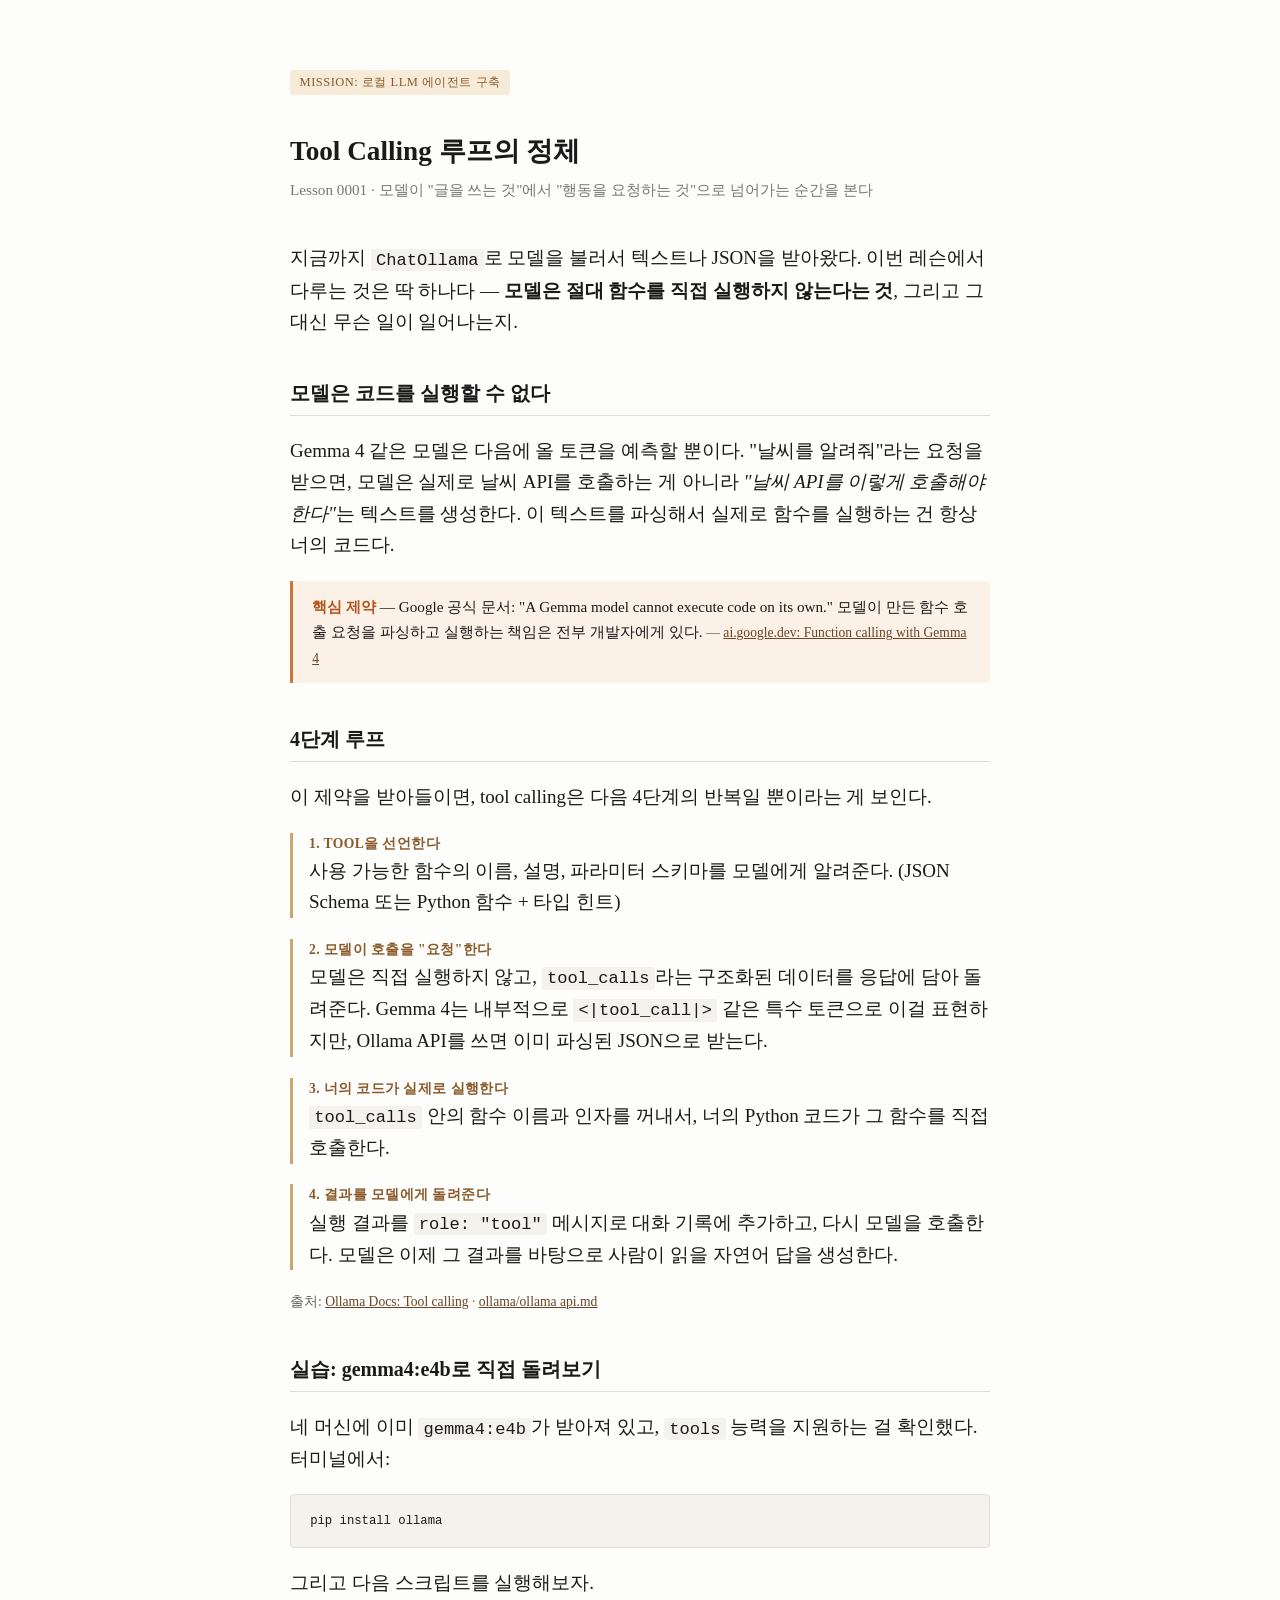
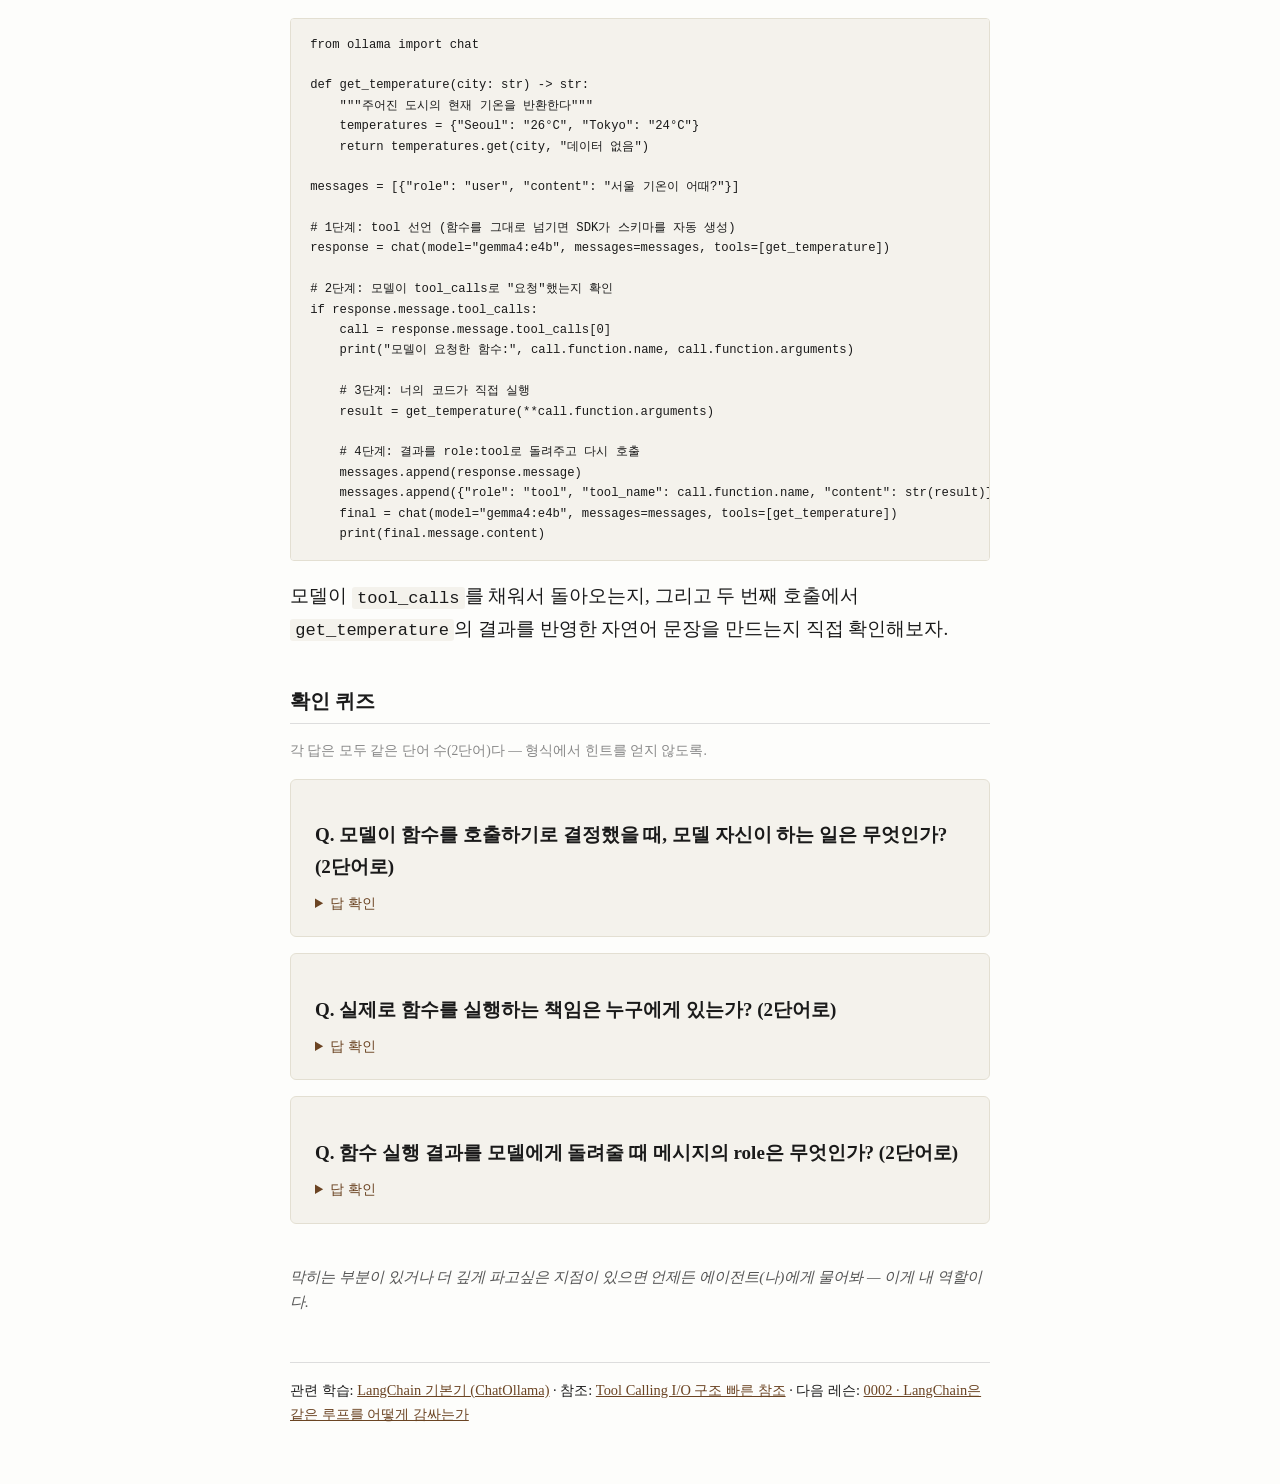
<file: lessons/0001-tool-calling-loop.html>
<!DOCTYPE html>
<html lang="ko">
<head>
<meta charset="UTF-8">
<title>0001 · Tool Calling 루프의 정체</title>
<style>
  body {
    max-width: 700px;
    margin: 4rem auto;
    padding: 0 1.5rem;
    font-family: "Iowan Old Style", "Palatino Linotype", Palatino, Georgia, serif;
    font-size: 19px;
    line-height: 1.65;
    color: #1a1a1a;
    background: #fdfdfb;
  }
  h1 { font-size: 1.7rem; margin-bottom: 0.2rem; }
  h2 { font-size: 1.25rem; margin-top: 2.5rem; border-bottom: 1px solid #ddd; padding-bottom: 0.3rem; }
  .subtitle { color: #777; font-size: 0.95rem; margin-top: 0; margin-bottom: 2.5rem; }
  .mission-tag {
    display: inline-block;
    font-size: 0.78rem;
    letter-spacing: 0.04em;
    text-transform: uppercase;
    color: #8a5a2b;
    background: #f6ead8;
    padding: 0.15rem 0.6rem;
    border-radius: 3px;
    margin-bottom: 1rem;
  }
  pre {
    background: #f4f2ec;
    border: 1px solid #e3dfd2;
    border-radius: 4px;
    padding: 1rem 1.2rem;
    overflow-x: auto;
    font-family: "SF Mono", Menlo, Consolas, monospace;
    font-size: 0.85rem;
    line-height: 1.5;
  }
  code { font-family: "SF Mono", Menlo, Consolas, monospace; font-size: 0.9em; background: #f4f2ec; padding: 0.1em 0.3em; border-radius: 3px;}
  pre code { background: none; padding: 0; }
  .step {
    border-left: 3px solid #c9a86a;
    padding-left: 1rem;
    margin: 1.3rem 0;
  }
  .step-label { font-weight: bold; color: #8a5a2b; font-size: 0.85rem; text-transform: uppercase; letter-spacing: 0.03em; }
  .citation { font-size: 0.85rem; color: #666; }
  .citation a { color: #6b4423; }
  .quiz-box {
    background: #f4f2ec;
    border: 1px solid #e3dfd2;
    border-radius: 6px;
    padding: 1.3rem 1.5rem;
    margin: 1rem 0;
  }
  .quiz-q { font-weight: bold; margin-bottom: 0.6rem; }
  .quiz-q::before { content: "Q. "; }
  details summary { cursor: pointer; color: #6b4423; font-size: 0.9rem; margin-top: 0.5rem;}
  details[open] summary { margin-bottom: 0.5rem; }
  .answer-box { background: #fff; border: 1px solid #ddd; padding: 0.8rem 1rem; border-radius: 4px; }
  .caveat {
    background: #fbf1e6;
    border-left: 3px solid #c9783a;
    padding: 0.8rem 1.2rem;
    margin: 1.3rem 0;
    font-size: 0.95rem;
  }
  .caveat strong { color: #b3551f; }
  .nav { margin-top: 3rem; padding-top: 1rem; border-top: 1px solid #ddd; font-size: 0.9rem; }
  .nav a { color: #6b4423; }
  .ask {
    margin-top: 2.5rem;
    font-size: 0.95rem;
    color: #555;
    font-style: italic;
  }
</style>
</head>
<body>

<span class="mission-tag">Mission: 로컬 LLM 에이전트 구축</span>
<h1>Tool Calling 루프의 정체</h1>
<p class="subtitle">Lesson 0001 · 모델이 "글을 쓰는 것"에서 "행동을 요청하는 것"으로 넘어가는 순간을 본다</p>

<p>
지금까지 <code>ChatOllama</code>로 모델을 불러서 텍스트나 JSON을 받아왔다. 이번 레슨에서 다루는 것은 딱 하나다 —
<strong>모델은 절대 함수를 직접 실행하지 않는다는 것</strong>, 그리고 그 대신 무슨 일이 일어나는지.
</p>

<h2>모델은 코드를 실행할 수 없다</h2>
<p>
Gemma 4 같은 모델은 다음에 올 토큰을 예측할 뿐이다. "날씨를 알려줘"라는 요청을 받으면, 모델은 실제로 날씨 API를 호출하는 게 아니라
<em>"날씨 API를 이렇게 호출해야 한다"</em>는 텍스트를 생성한다. 이 텍스트를 파싱해서 실제로 함수를 실행하는 건 항상 너의 코드다.
</p>
<div class="caveat">
<strong>핵심 제약</strong> — Google 공식 문서: "A Gemma model cannot execute code on its own." 모델이 만든 함수 호출 요청을 파싱하고 실행하는 책임은 전부 개발자에게 있다.
<span class="citation">— <a href="https://ai.google.dev/gemma/docs/capabilities/text/function-calling-gemma4" target="_blank">ai.google.dev: Function calling with Gemma 4</a></span>
</div>

<h2>4단계 루프</h2>
<p>이 제약을 받아들이면, tool calling은 다음 4단계의 반복일 뿐이라는 게 보인다.</p>

<div class="step">
  <div class="step-label">1. Tool을 선언한다</div>
  사용 가능한 함수의 이름, 설명, 파라미터 스키마를 모델에게 알려준다. (JSON Schema 또는 Python 함수 + 타입 힌트)
</div>
<div class="step">
  <div class="step-label">2. 모델이 호출을 "요청"한다</div>
  모델은 직접 실행하지 않고, <code>tool_calls</code>라는 구조화된 데이터를 응답에 담아 돌려준다. Gemma 4는 내부적으로
  <code>&lt;|tool_call|&gt;</code> 같은 특수 토큰으로 이걸 표현하지만, Ollama API를 쓰면 이미 파싱된 JSON으로 받는다.
</div>
<div class="step">
  <div class="step-label">3. 너의 코드가 실제로 실행한다</div>
  <code>tool_calls</code> 안의 함수 이름과 인자를 꺼내서, 너의 Python 코드가 그 함수를 직접 호출한다.
</div>
<div class="step">
  <div class="step-label">4. 결과를 모델에게 돌려준다</div>
  실행 결과를 <code>role: "tool"</code> 메시지로 대화 기록에 추가하고, 다시 모델을 호출한다. 모델은 이제 그 결과를 바탕으로
  사람이 읽을 자연어 답을 생성한다.
</div>

<p class="citation">
출처: <a href="https://docs.ollama.com/capabilities/tool-calling" target="_blank">Ollama Docs: Tool calling</a> ·
<a href="https://github.com/ollama/ollama/blob/main/docs/api.md" target="_blank">ollama/ollama api.md</a>
</p>

<h2>실습: gemma4:e4b로 직접 돌려보기</h2>
<p>네 머신에 이미 <code>gemma4:e4b</code>가 받아져 있고, <code>tools</code> 능력을 지원하는 걸 확인했다. 터미널에서:</p>
<pre><code>pip install ollama</code></pre>
<p>그리고 다음 스크립트를 실행해보자.</p>
<pre><code>from ollama import chat

def get_temperature(city: str) -> str:
    """주어진 도시의 현재 기온을 반환한다"""
    temperatures = {"Seoul": "26°C", "Tokyo": "24°C"}
    return temperatures.get(city, "데이터 없음")

messages = [{"role": "user", "content": "서울 기온이 어때?"}]

# 1단계: tool 선언 (함수를 그대로 넘기면 SDK가 스키마를 자동 생성)
response = chat(model="gemma4:e4b", messages=messages, tools=[get_temperature])

# 2단계: 모델이 tool_calls로 "요청"했는지 확인
if response.message.tool_calls:
    call = response.message.tool_calls[0]
    print("모델이 요청한 함수:", call.function.name, call.function.arguments)

    # 3단계: 너의 코드가 직접 실행
    result = get_temperature(**call.function.arguments)

    # 4단계: 결과를 role:tool로 돌려주고 다시 호출
    messages.append(response.message)
    messages.append({"role": "tool", "tool_name": call.function.name, "content": str(result)})
    final = chat(model="gemma4:e4b", messages=messages, tools=[get_temperature])
    print(final.message.content)
</code></pre>
<p>
모델이 <code>tool_calls</code>를 채워서 돌아오는지, 그리고 두 번째 호출에서 <code>get_temperature</code>의 결과를 반영한 자연어 문장을 만드는지 직접 확인해보자.
</p>

<h2>확인 퀴즈</h2>
<p style="font-size:0.85rem; color:#888;">각 답은 모두 같은 단어 수(2단어)다 — 형식에서 힌트를 얻지 않도록.</p>

<div class="quiz-box">
  <p class="quiz-q">모델이 함수를 호출하기로 결정했을 때, 모델 자신이 하는 일은 무엇인가? (2단어로)</p>
  <details>
    <summary>답 확인</summary>
    <div class="answer-box">텍스트 생성</div>
  </details>
</div>

<div class="quiz-box">
  <p class="quiz-q">실제로 함수를 실행하는 책임은 누구에게 있는가? (2단어로)</p>
  <details>
    <summary>답 확인</summary>
    <div class="answer-box">개발자 코드</div>
  </details>
</div>

<div class="quiz-box">
  <p class="quiz-q">함수 실행 결과를 모델에게 돌려줄 때 메시지의 role은 무엇인가? (2단어로)</p>
  <details>
    <summary>답 확인</summary>
    <div class="answer-box">tool 역할</div>
  </details>
</div>

<p class="ask">막히는 부분이 있거나 더 깊게 파고싶은 지점이 있으면 언제든 에이전트(나)에게 물어봐 — 이게 내 역할이다.</p>

<div class="nav">
  관련 학습: <a href="../wiki/2026-06-17-langchain-basics.md">LangChain 기본기 (ChatOllama)</a> ·
  참조: <a href="../reference/tool-calling-io.html">Tool Calling I/O 구조 빠른 참조</a> ·
  다음 레슨: <a href="0002-langchain-bind-tools.html">0002 · LangChain은 같은 루프를 어떻게 감싸는가</a>
</div>

</body>
</html>
</file>
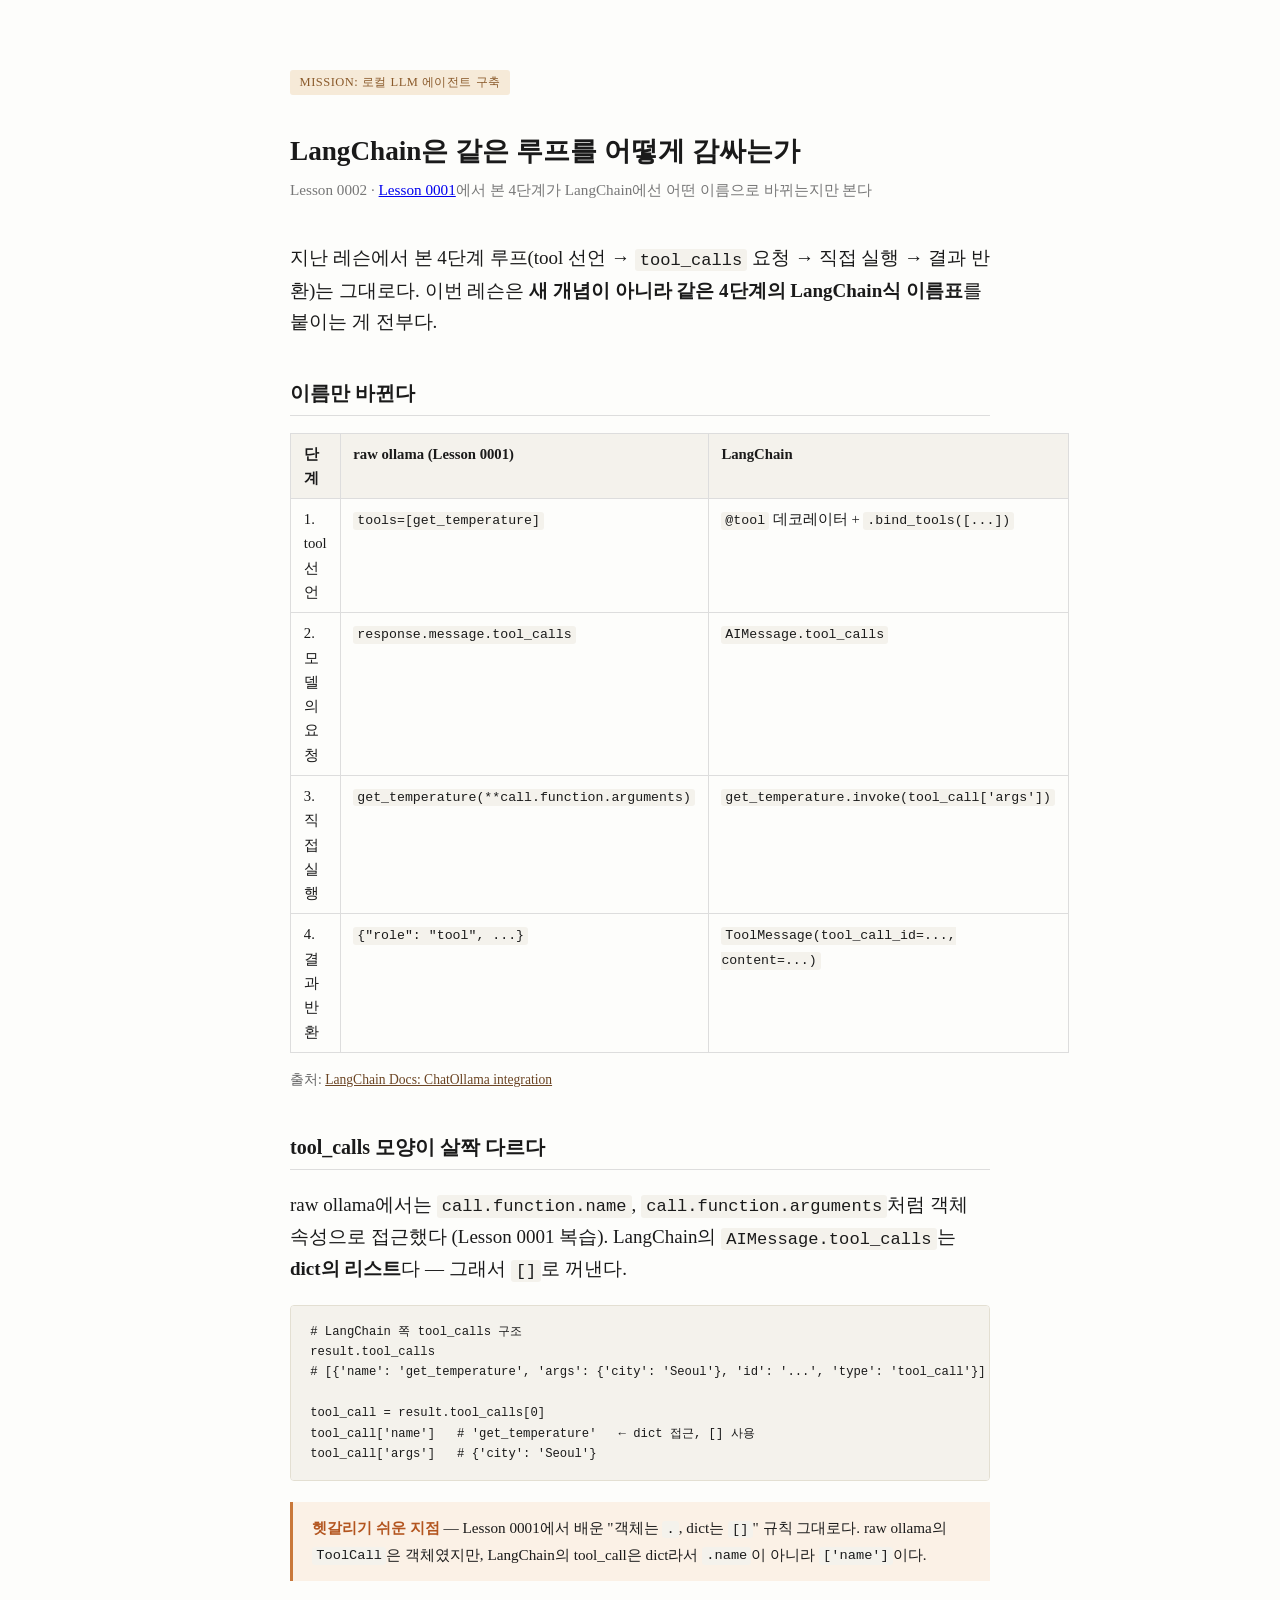
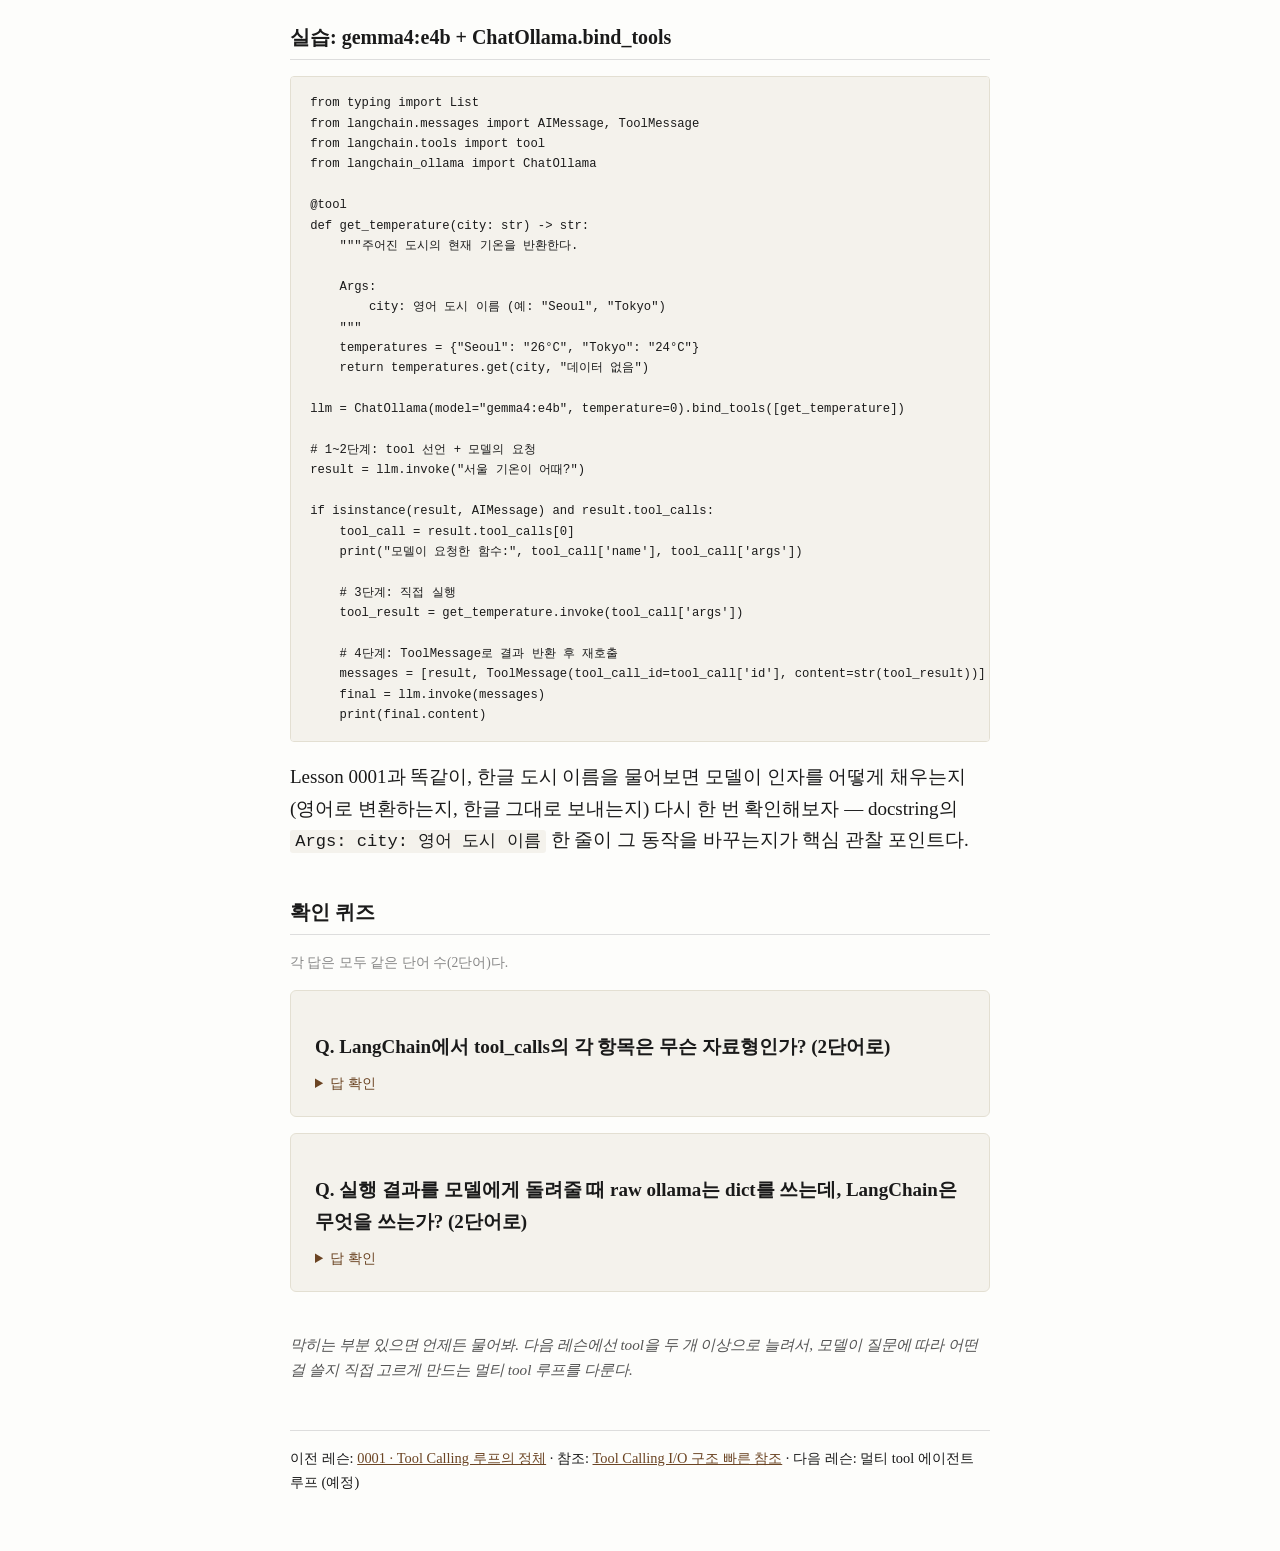
<file: lessons/0002-langchain-bind-tools.html>
<!DOCTYPE html>
<html lang="ko">
<head>
<meta charset="UTF-8">
<title>0002 · LangChain은 같은 루프를 어떻게 감싸는가</title>
<style>
  body {
    max-width: 700px;
    margin: 4rem auto;
    padding: 0 1.5rem;
    font-family: "Iowan Old Style", "Palatino Linotype", Palatino, Georgia, serif;
    font-size: 19px;
    line-height: 1.65;
    color: #1a1a1a;
    background: #fdfdfb;
  }
  h1 { font-size: 1.7rem; margin-bottom: 0.2rem; }
  h2 { font-size: 1.25rem; margin-top: 2.5rem; border-bottom: 1px solid #ddd; padding-bottom: 0.3rem; }
  .subtitle { color: #777; font-size: 0.95rem; margin-top: 0; margin-bottom: 2.5rem; }
  .mission-tag {
    display: inline-block;
    font-size: 0.78rem;
    letter-spacing: 0.04em;
    text-transform: uppercase;
    color: #8a5a2b;
    background: #f6ead8;
    padding: 0.15rem 0.6rem;
    border-radius: 3px;
    margin-bottom: 1rem;
  }
  pre {
    background: #f4f2ec;
    border: 1px solid #e3dfd2;
    border-radius: 4px;
    padding: 1rem 1.2rem;
    overflow-x: auto;
    font-family: "SF Mono", Menlo, Consolas, monospace;
    font-size: 0.85rem;
    line-height: 1.5;
  }
  code { font-family: "SF Mono", Menlo, Consolas, monospace; font-size: 0.9em; background: #f4f2ec; padding: 0.1em 0.3em; border-radius: 3px;}
  pre code { background: none; padding: 0; }
  .step {
    border-left: 3px solid #c9a86a;
    padding-left: 1rem;
    margin: 1.3rem 0;
  }
  .step-label { font-weight: bold; color: #8a5a2b; font-size: 0.85rem; text-transform: uppercase; letter-spacing: 0.03em; }
  .citation { font-size: 0.85rem; color: #666; }
  .citation a { color: #6b4423; }
  table { border-collapse: collapse; width: 100%; margin: 1rem 0; font-size: 0.92rem; }
  th, td { border: 1px solid #ddd; padding: 0.5rem 0.8rem; text-align: left; vertical-align: top; }
  th { background: #f4f2ec; }
  .quiz-box {
    background: #f4f2ec;
    border: 1px solid #e3dfd2;
    border-radius: 6px;
    padding: 1.3rem 1.5rem;
    margin: 1rem 0;
  }
  .quiz-q { font-weight: bold; margin-bottom: 0.6rem; }
  .quiz-q::before { content: "Q. "; }
  details summary { cursor: pointer; color: #6b4423; font-size: 0.9rem; margin-top: 0.5rem;}
  details[open] summary { margin-bottom: 0.5rem; }
  .answer-box { background: #fff; border: 1px solid #ddd; padding: 0.8rem 1rem; border-radius: 4px; }
  .caveat {
    background: #fbf1e6;
    border-left: 3px solid #c9783a;
    padding: 0.8rem 1.2rem;
    margin: 1.3rem 0;
    font-size: 0.95rem;
  }
  .caveat strong { color: #b3551f; }
  .nav { margin-top: 3rem; padding-top: 1rem; border-top: 1px solid #ddd; font-size: 0.9rem; }
  .nav a { color: #6b4423; }
  .ask {
    margin-top: 2.5rem;
    font-size: 0.95rem;
    color: #555;
    font-style: italic;
  }
</style>
</head>
<body>

<span class="mission-tag">Mission: 로컬 LLM 에이전트 구축</span>
<h1>LangChain은 같은 루프를 어떻게 감싸는가</h1>
<p class="subtitle">Lesson 0002 · <a href="0001-tool-calling-loop.html">Lesson 0001</a>에서 본 4단계가 LangChain에선 어떤 이름으로 바뀌는지만 본다</p>

<p>
지난 레슨에서 본 4단계 루프(tool 선언 → <code>tool_calls</code> 요청 → 직접 실행 → 결과 반환)는 그대로다.
이번 레슨은 <strong>새 개념이 아니라 같은 4단계의 LangChain식 이름표</strong>를 붙이는 게 전부다.
</p>

<h2>이름만 바뀐다</h2>
<table>
<tr><th>단계</th><th>raw ollama (Lesson 0001)</th><th>LangChain</th></tr>
<tr><td>1. tool 선언</td><td><code>tools=[get_temperature]</code></td><td><code>@tool</code> 데코레이터 + <code>.bind_tools([...])</code></td></tr>
<tr><td>2. 모델의 요청</td><td><code>response.message.tool_calls</code></td><td><code>AIMessage.tool_calls</code></td></tr>
<tr><td>3. 직접 실행</td><td><code>get_temperature(**call.function.arguments)</code></td><td><code>get_temperature.invoke(tool_call['args'])</code></td></tr>
<tr><td>4. 결과 반환</td><td><code>{"role": "tool", ...}</code></td><td><code>ToolMessage(tool_call_id=..., content=...)</code></td></tr>
</table>
<p class="citation">
출처: <a href="https://docs.langchain.com/oss/python/integrations/chat/ollama" target="_blank">LangChain Docs: ChatOllama integration</a>
</p>

<h2>tool_calls 모양이 살짝 다르다</h2>
<p>
raw ollama에서는 <code>call.function.name</code>, <code>call.function.arguments</code>처럼 객체 속성으로 접근했다 (Lesson 0001 복습).
LangChain의 <code>AIMessage.tool_calls</code>는 <strong>dict의 리스트</strong>다 — 그래서 <code>[]</code>로 꺼낸다.
</p>
<pre><code># LangChain 쪽 tool_calls 구조
result.tool_calls
# [{'name': 'get_temperature', 'args': {'city': 'Seoul'}, 'id': '...', 'type': 'tool_call'}]

tool_call = result.tool_calls[0]
tool_call['name']   # 'get_temperature'   ← dict 접근, [] 사용
tool_call['args']   # {'city': 'Seoul'}
</code></pre>
<div class="caveat">
<strong>헷갈리기 쉬운 지점</strong> — Lesson 0001에서 배운 "객체는 <code>.</code>, dict는 <code>[]</code>" 규칙 그대로다.
raw ollama의 <code>ToolCall</code>은 객체였지만, LangChain의 tool_call은 dict라서 <code>.name</code>이 아니라 <code>['name']</code>이다.
</div>

<h2>실습: gemma4:e4b + ChatOllama.bind_tools</h2>
<pre><code>from typing import List
from langchain.messages import AIMessage, ToolMessage
from langchain.tools import tool
from langchain_ollama import ChatOllama

@tool
def get_temperature(city: str) -> str:
    """주어진 도시의 현재 기온을 반환한다.

    Args:
        city: 영어 도시 이름 (예: "Seoul", "Tokyo")
    """
    temperatures = {"Seoul": "26°C", "Tokyo": "24°C"}
    return temperatures.get(city, "데이터 없음")

llm = ChatOllama(model="gemma4:e4b", temperature=0).bind_tools([get_temperature])

# 1~2단계: tool 선언 + 모델의 요청
result = llm.invoke("서울 기온이 어때?")

if isinstance(result, AIMessage) and result.tool_calls:
    tool_call = result.tool_calls[0]
    print("모델이 요청한 함수:", tool_call['name'], tool_call['args'])

    # 3단계: 직접 실행
    tool_result = get_temperature.invoke(tool_call['args'])

    # 4단계: ToolMessage로 결과 반환 후 재호출
    messages = [result, ToolMessage(tool_call_id=tool_call['id'], content=str(tool_result))]
    final = llm.invoke(messages)
    print(final.content)
</code></pre>
<p>
Lesson 0001과 똑같이, 한글 도시 이름을 물어보면 모델이 인자를 어떻게 채우는지(영어로 변환하는지, 한글 그대로 보내는지) 다시 한 번 확인해보자 — docstring의 <code>Args: city: 영어 도시 이름</code> 한 줄이 그 동작을 바꾸는지가 핵심 관찰 포인트다.
</p>

<h2>확인 퀴즈</h2>
<p style="font-size:0.85rem; color:#888;">각 답은 모두 같은 단어 수(2단어)다.</p>

<div class="quiz-box">
  <p class="quiz-q">LangChain에서 tool_calls의 각 항목은 무슨 자료형인가? (2단어로)</p>
  <details>
    <summary>답 확인</summary>
    <div class="answer-box">딕셔너리 타입</div>
  </details>
</div>

<div class="quiz-box">
  <p class="quiz-q">실행 결과를 모델에게 돌려줄 때 raw ollama는 dict를 쓰는데, LangChain은 무엇을 쓰는가? (2단어로)</p>
  <details>
    <summary>답 확인</summary>
    <div class="answer-box">ToolMessage 객체</div>
  </details>
</div>

<p class="ask">막히는 부분 있으면 언제든 물어봐. 다음 레슨에선 tool을 두 개 이상으로 늘려서, 모델이 질문에 따라 어떤 걸 쓸지 직접 고르게 만드는 멀티 tool 루프를 다룬다.</p>

<div class="nav">
  이전 레슨: <a href="0001-tool-calling-loop.html">0001 · Tool Calling 루프의 정체</a> ·
  참조: <a href="../reference/tool-calling-io.html">Tool Calling I/O 구조 빠른 참조</a> ·
  다음 레슨: 멀티 tool 에이전트 루프 (예정)
</div>

</body>
</html>
</file>
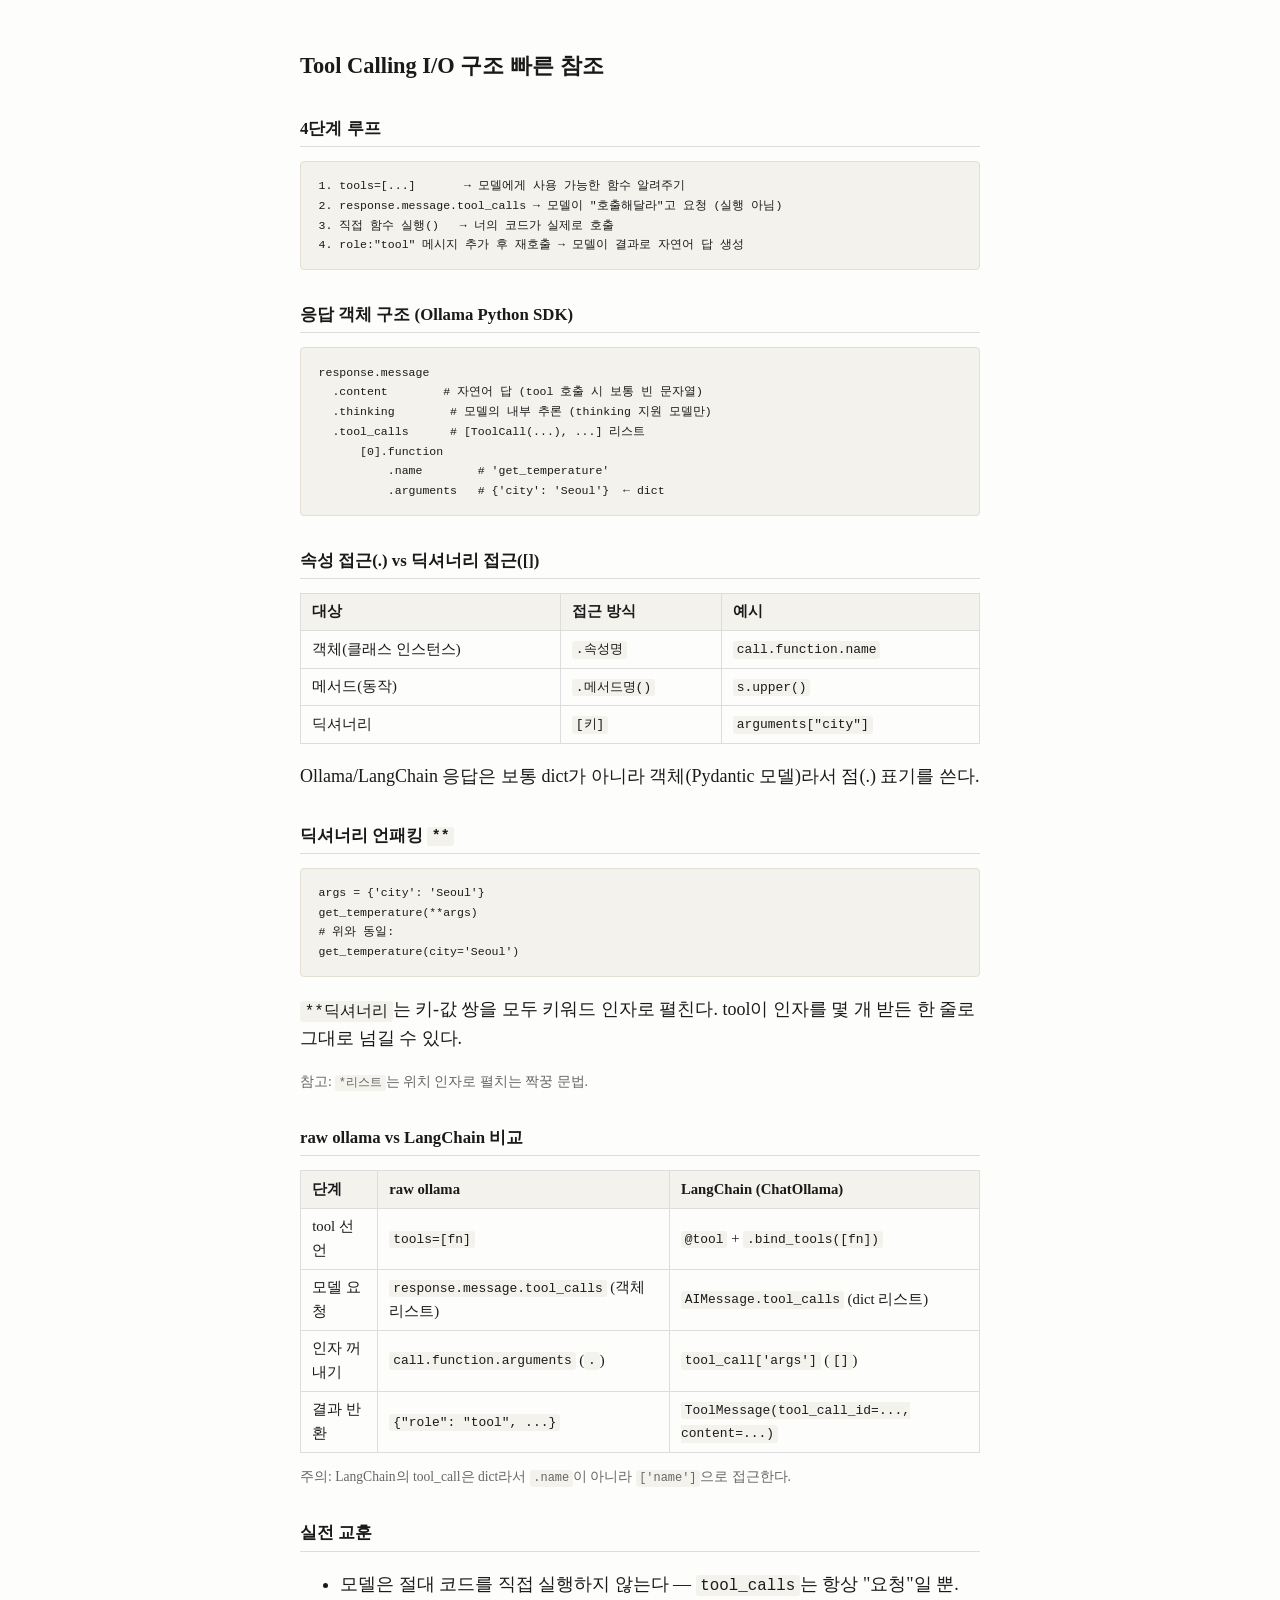
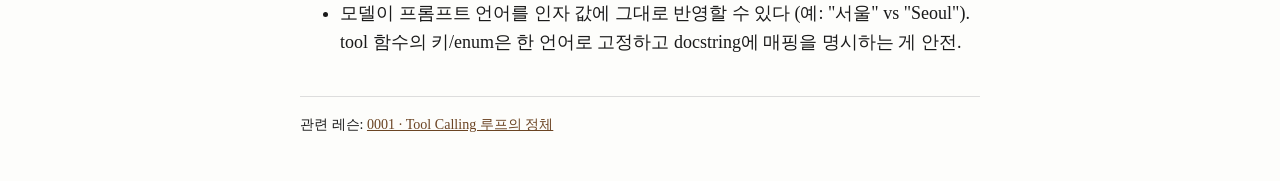
<file: reference/tool-calling-io.html>
<!DOCTYPE html>
<html lang="ko">
<head>
<meta charset="UTF-8">
<title>Reference · Tool Calling I/O 구조</title>
<style>
  body {
    max-width: 680px;
    margin: 3rem auto;
    padding: 0 1.5rem;
    font-family: "Iowan Old Style", "Palatino Linotype", Palatino, Georgia, serif;
    font-size: 18px;
    line-height: 1.6;
    color: #1a1a1a;
    background: #fdfdfb;
  }
  h1 { font-size: 1.4rem; margin-bottom: 1.5rem; }
  h2 { font-size: 1.05rem; margin-top: 2rem; border-bottom: 1px solid #ddd; padding-bottom: 0.2rem; }
  pre {
    background: #f4f2ec;
    border: 1px solid #e3dfd2;
    border-radius: 4px;
    padding: 0.9rem 1.1rem;
    overflow-x: auto;
    font-family: "SF Mono", Menlo, Consolas, monospace;
    font-size: 0.82rem;
    line-height: 1.5;
  }
  code { font-family: "SF Mono", Menlo, Consolas, monospace; font-size: 0.88em; background: #f4f2ec; padding: 0.1em 0.3em; border-radius: 3px;}
  pre code { background: none; padding: 0; }
  table { border-collapse: collapse; width: 100%; margin: 0.8rem 0; font-size: 0.92rem; }
  th, td { border: 1px solid #ddd; padding: 0.4rem 0.7rem; text-align: left; }
  th { background: #f4f2ec; }
  .nav { margin-top: 2.5rem; padding-top: 1rem; border-top: 1px solid #ddd; font-size: 0.88rem; }
  .nav a { color: #6b4423; }
</style>
</head>
<body>

<h1>Tool Calling I/O 구조 빠른 참조</h1>

<h2>4단계 루프</h2>
<pre><code>1. tools=[...]       → 모델에게 사용 가능한 함수 알려주기
2. response.message.tool_calls → 모델이 "호출해달라"고 요청 (실행 아님)
3. 직접 함수 실행()   → 너의 코드가 실제로 호출
4. role:"tool" 메시지 추가 후 재호출 → 모델이 결과로 자연어 답 생성</code></pre>

<h2>응답 객체 구조 (Ollama Python SDK)</h2>
<pre><code>response.message
  .content        # 자연어 답 (tool 호출 시 보통 빈 문자열)
  .thinking        # 모델의 내부 추론 (thinking 지원 모델만)
  .tool_calls      # [ToolCall(...), ...] 리스트
      [0].function
          .name        # 'get_temperature'
          .arguments   # {'city': 'Seoul'}  ← dict</code></pre>

<h2>속성 접근(.) vs 딕셔너리 접근([])</h2>
<table>
<tr><th>대상</th><th>접근 방식</th><th>예시</th></tr>
<tr><td>객체(클래스 인스턴스)</td><td><code>.속성명</code></td><td><code>call.function.name</code></td></tr>
<tr><td>메서드(동작)</td><td><code>.메서드명()</code></td><td><code>s.upper()</code></td></tr>
<tr><td>딕셔너리</td><td><code>[키]</code></td><td><code>arguments["city"]</code></td></tr>
</table>
<p>Ollama/LangChain 응답은 보통 dict가 아니라 객체(Pydantic 모델)라서 점(.) 표기를 쓴다.</p>

<h2>딕셔너리 언패킹 <code>**</code></h2>
<pre><code>args = {'city': 'Seoul'}
get_temperature(**args)
# 위와 동일:
get_temperature(city='Seoul')</code></pre>
<p><code>**딕셔너리</code>는 키-값 쌍을 모두 키워드 인자로 펼친다. tool이 인자를 몇 개 받든 한 줄로 그대로 넘길 수 있다.</p>
<p style="font-size:0.85rem; color:#666;">참고: <code>*리스트</code>는 위치 인자로 펼치는 짝꿍 문법.</p>

<h2>raw ollama vs LangChain 비교</h2>
<table>
<tr><th>단계</th><th>raw ollama</th><th>LangChain (ChatOllama)</th></tr>
<tr><td>tool 선언</td><td><code>tools=[fn]</code></td><td><code>@tool</code> + <code>.bind_tools([fn])</code></td></tr>
<tr><td>모델 요청</td><td><code>response.message.tool_calls</code> (객체 리스트)</td><td><code>AIMessage.tool_calls</code> (dict 리스트)</td></tr>
<tr><td>인자 꺼내기</td><td><code>call.function.arguments</code> (<code>.</code>)</td><td><code>tool_call['args']</code> (<code>[]</code>)</td></tr>
<tr><td>결과 반환</td><td><code>{"role": "tool", ...}</code></td><td><code>ToolMessage(tool_call_id=..., content=...)</code></td></tr>
</table>
<p style="font-size:0.85rem; color:#666;">주의: LangChain의 tool_call은 dict라서 <code>.name</code>이 아니라 <code>['name']</code>으로 접근한다.</p>

<h2>실전 교훈</h2>
<ul>
<li>모델은 절대 코드를 직접 실행하지 않는다 — <code>tool_calls</code>는 항상 "요청"일 뿐.</li>
<li>모델이 프롬프트 언어를 인자 값에 그대로 반영할 수 있다 (예: "서울" vs "Seoul"). tool 함수의 키/enum은 한 언어로 고정하고 docstring에 매핑을 명시하는 게 안전.</li>
</ul>

<div class="nav">
관련 레슨: <a href="../lessons/0001-tool-calling-loop.html">0001 · Tool Calling 루프의 정체</a>
</div>

</body>
</html>
</file>
